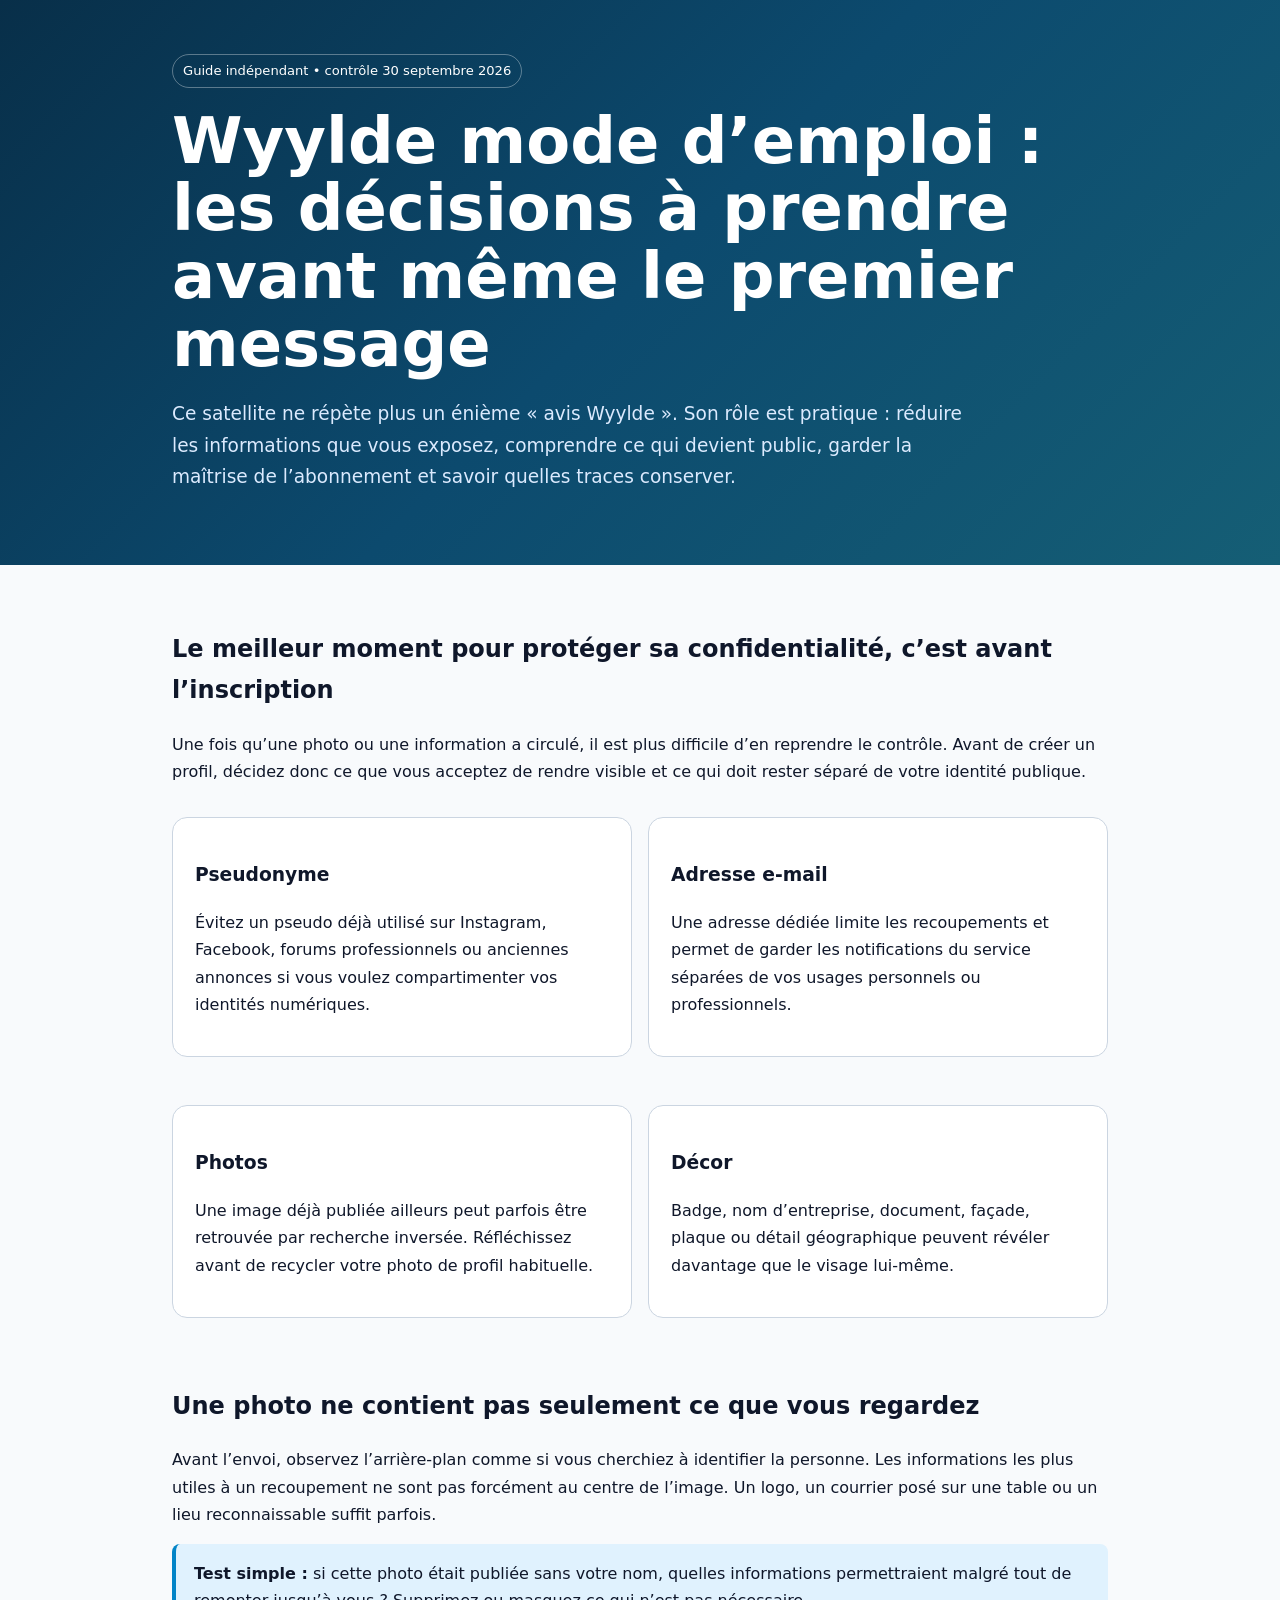
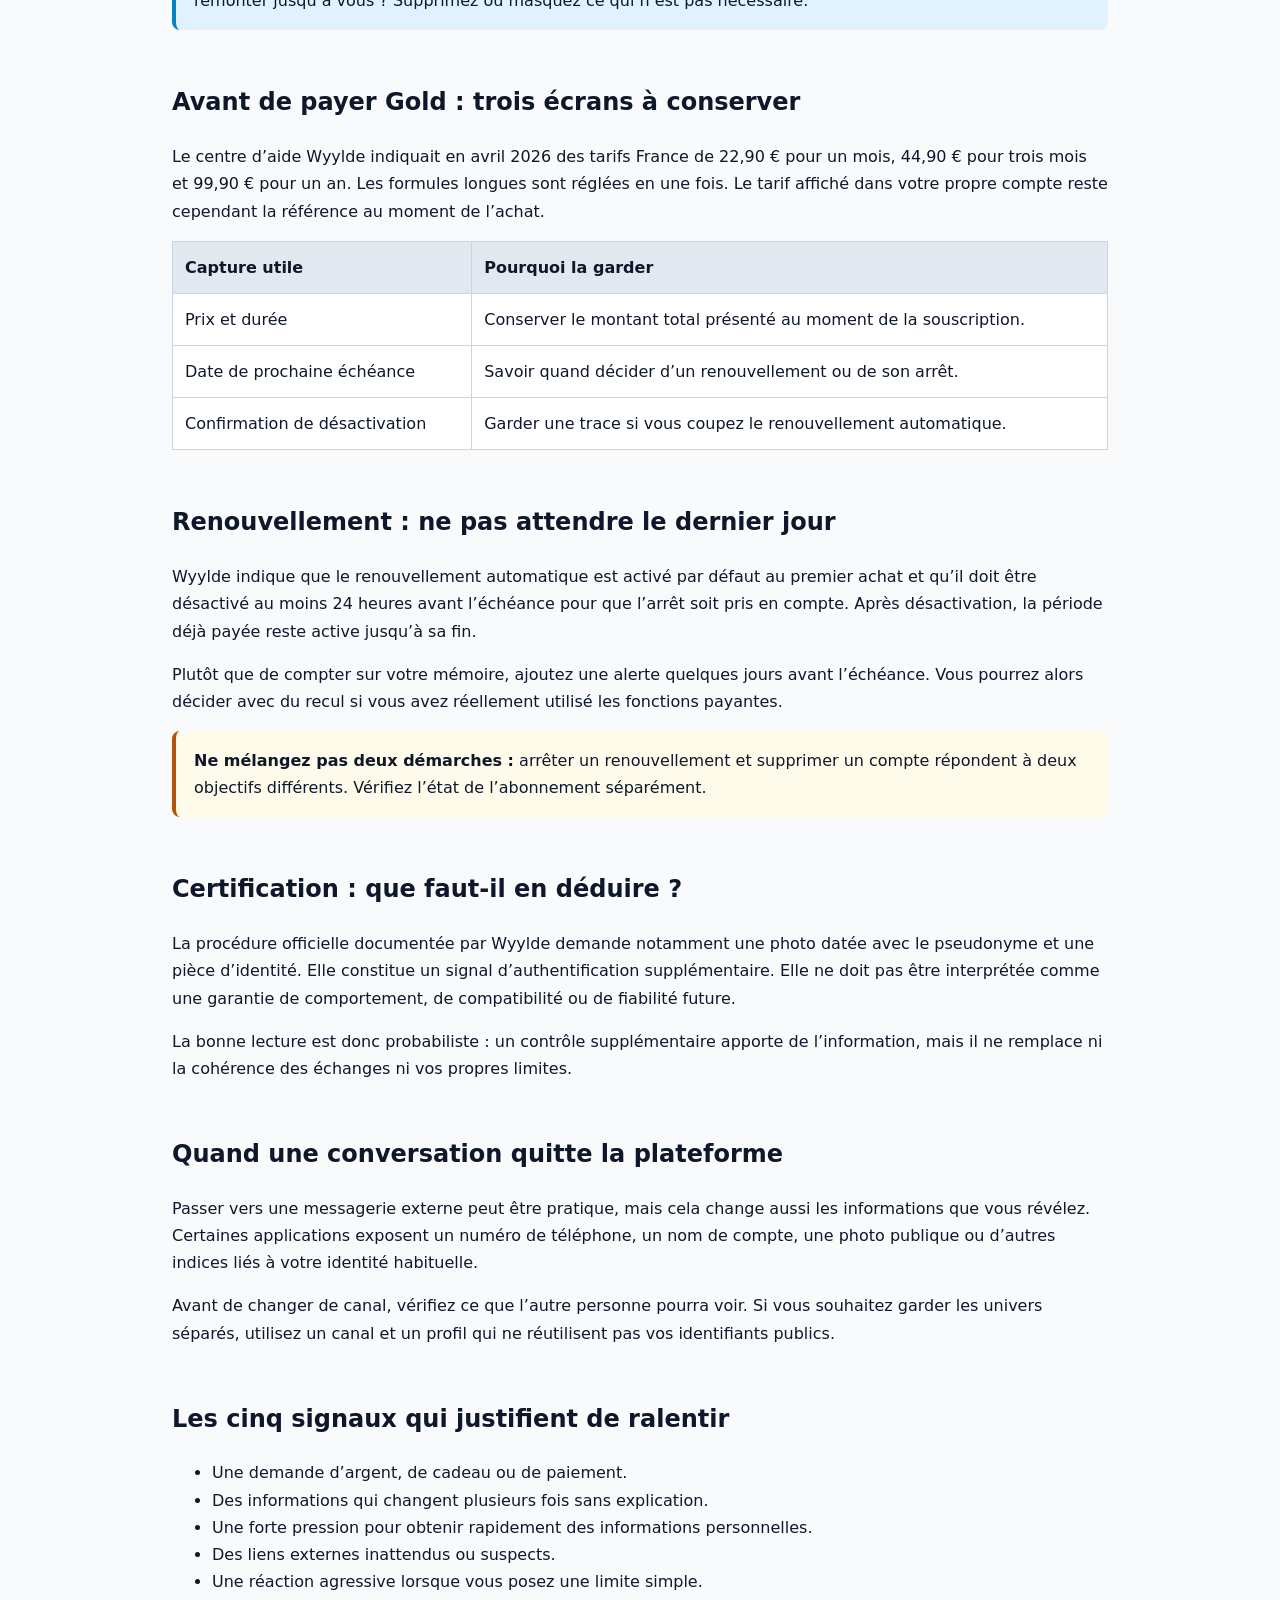
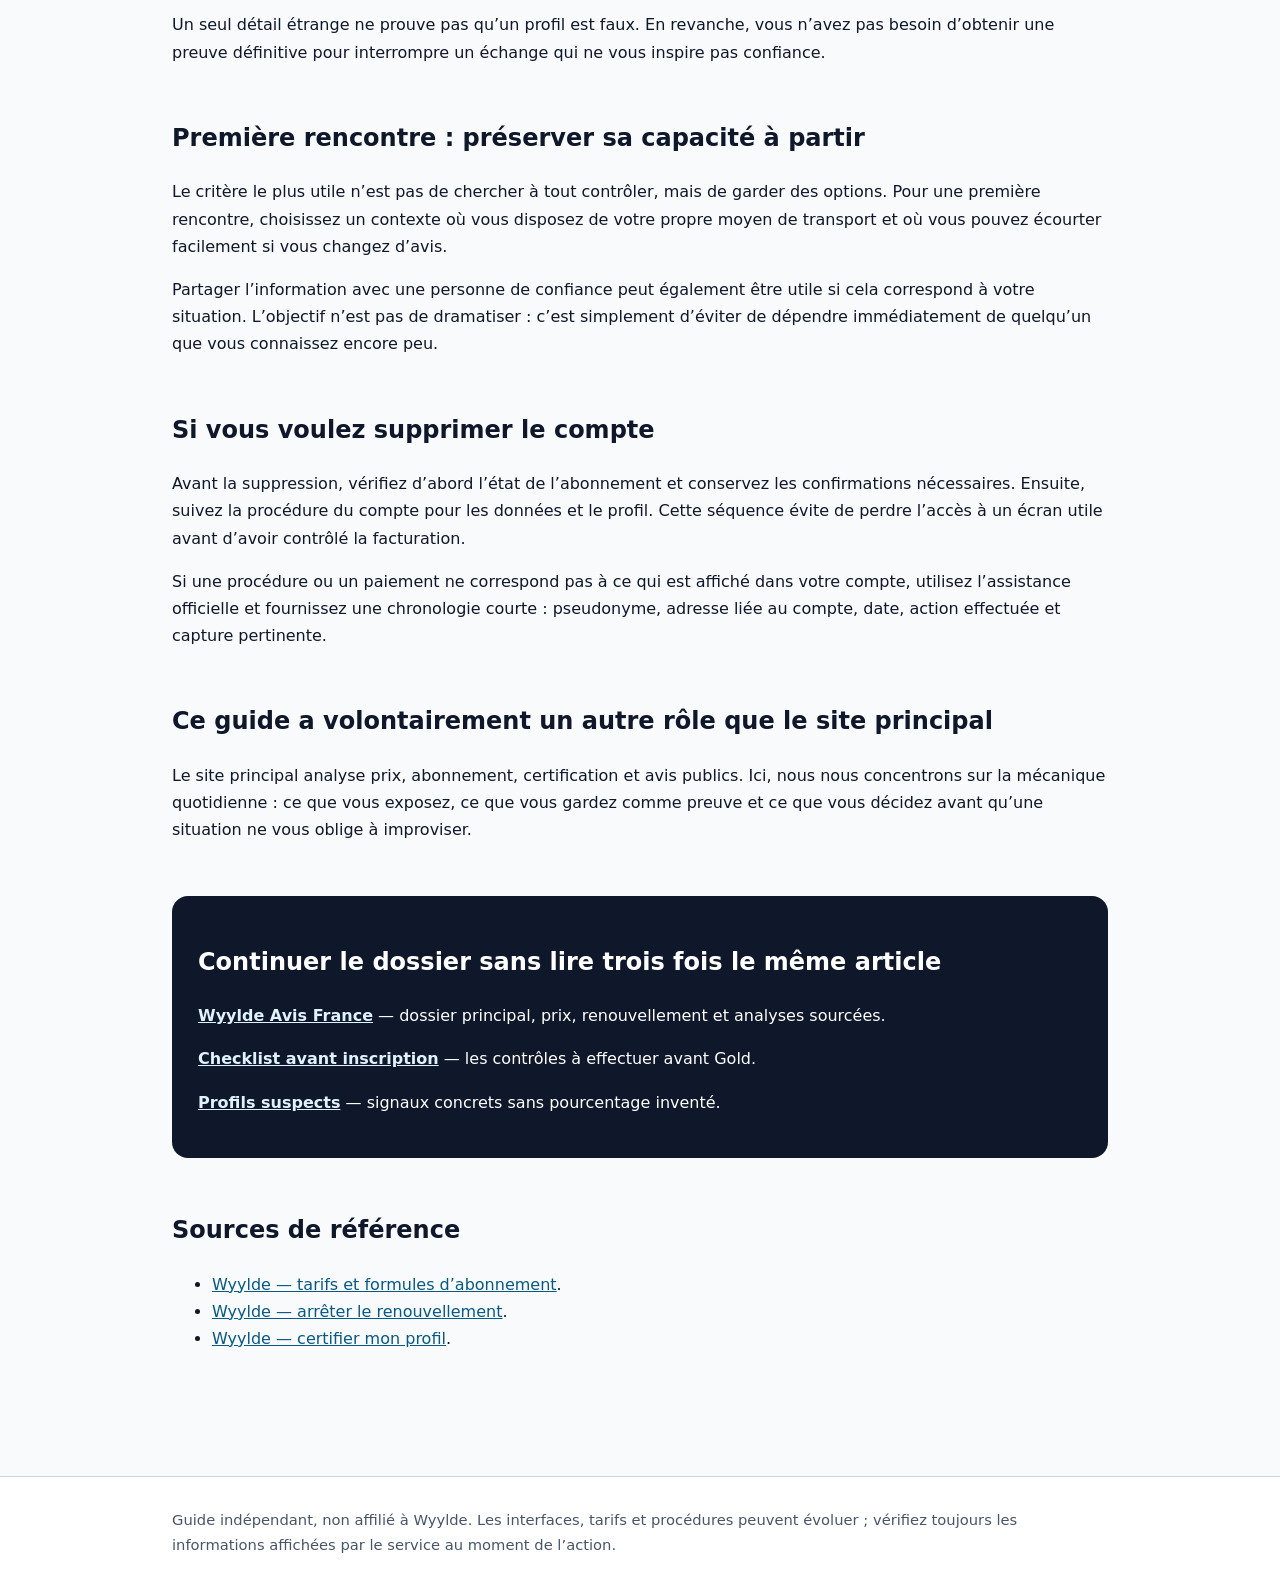
<file: index.html>
<!doctype html>
<html lang="fr">
<head>
  <meta charset="utf-8">
  <meta name="viewport" content="width=device-width,initial-scale=1">
  <title>Wyylde mode d’emploi 2026 : protéger sa vie privée avant même le premier message</title>
  <meta name="description" content="Guide pratique et indépendant : pseudonyme, photos, confidentialité, abonnement, renouvellement et suppression d’un compte Wyylde.">
  <meta name="robots" content="index,follow,max-image-preview:large,max-snippet:-1,max-video-preview:-1">
  <link rel="canonical" href="https://dr-starck66.github.io/wayb/">
  <meta property="og:locale" content="fr_FR">
  <meta property="og:type" content="article">
  <meta property="og:title" content="Wyylde mode d’emploi 2026 : le guide pratique de confidentialité">
  <meta property="og:description" content="Les décisions à prendre avant de créer le profil : pseudonyme, photos, réglages, abonnement et traces à conserver.">
  <meta property="og:url" content="https://dr-starck66.github.io/wayb/">
  <style>
    *{box-sizing:border-box}body{margin:0;font-family:Inter,system-ui,-apple-system,Segoe UI,Roboto,Arial,sans-serif;background:#f8fafc;color:#0f172a;line-height:1.7}
    a{color:#075985}.wrap{max-width:980px;margin:auto;padding:0 22px}.hero{background:linear-gradient(135deg,#082f49,#0c4a6e,#155e75);color:white;padding:54px 0}.hero h1{font-size:clamp(2.15rem,5vw,4rem);line-height:1.06;margin:.3em 0}.hero p{font-size:1.16rem;color:#dbeafe;max-width:800px}.badge{display:inline-block;border:1px solid #ffffff55;padding:5px 10px;border-radius:999px;font-size:.82rem}
    main{padding:44px 0 72px}section{margin-bottom:52px}.card{background:white;border:1px solid #cbd5e1;border-radius:15px;padding:22px;margin:16px 0}.grid{display:grid;grid-template-columns:repeat(2,1fr);gap:16px}.note{border-left:4px solid #0284c7;background:#e0f2fe;padding:16px 18px;border-radius:8px}.warn{border-left:4px solid #b45309;background:#fffbeb;padding:16px 18px;border-radius:8px}.links{background:#0f172a;color:white;padding:26px;border-radius:16px}.links a{color:#e0f2fe;font-weight:700}table{width:100%;border-collapse:collapse;background:white}th,td{border:1px solid #cbd5e1;padding:12px;text-align:left;vertical-align:top}th{background:#e2e8f0}footer{border-top:1px solid #cbd5e1;background:white;padding:30px 0;color:#475569;font-size:.92rem}@media(max-width:700px){.grid{grid-template-columns:1fr}}
  </style>
  <script type="application/ld+json">{"@context":"https://schema.org","@type":"Article","headline":"Wyylde mode d’emploi 2026 : protéger sa vie privée avant même le premier message","mainEntityOfPage":"https://dr-starck66.github.io/wayb/","inLanguage":"fr-FR","isAccessibleForFree":true,"publisher":{"@type":"Organization","name":"Wyylde Mode d’emploi"}}</script>
</head>
<body>
<header class="hero"><div class="wrap">
  <span class="badge">Guide indépendant • contrôle 30 septembre 2026</span>
  <h1>Wyylde mode d’emploi : les décisions à prendre avant même le premier message</h1>
  <p>Ce satellite ne répète plus un énième « avis Wyylde ». Son rôle est pratique : réduire les informations que vous exposez, comprendre ce qui devient public, garder la maîtrise de l’abonnement et savoir quelles traces conserver.</p>
</div></header>
<main><div class="wrap">

<section>
  <h2>Le meilleur moment pour protéger sa confidentialité, c’est avant l’inscription</h2>
  <p>Une fois qu’une photo ou une information a circulé, il est plus difficile d’en reprendre le contrôle. Avant de créer un profil, décidez donc ce que vous acceptez de rendre visible et ce qui doit rester séparé de votre identité publique.</p>
  <div class="grid">
    <div class="card"><h3>Pseudonyme</h3><p>Évitez un pseudo déjà utilisé sur Instagram, Facebook, forums professionnels ou anciennes annonces si vous voulez compartimenter vos identités numériques.</p></div>
    <div class="card"><h3>Adresse e-mail</h3><p>Une adresse dédiée limite les recoupements et permet de garder les notifications du service séparées de vos usages personnels ou professionnels.</p></div>
    <div class="card"><h3>Photos</h3><p>Une image déjà publiée ailleurs peut parfois être retrouvée par recherche inversée. Réfléchissez avant de recycler votre photo de profil habituelle.</p></div>
    <div class="card"><h3>Décor</h3><p>Badge, nom d’entreprise, document, façade, plaque ou détail géographique peuvent révéler davantage que le visage lui-même.</p></div>
  </div>
</section>

<section>
  <h2>Une photo ne contient pas seulement ce que vous regardez</h2>
  <p>Avant l’envoi, observez l’arrière-plan comme si vous cherchiez à identifier la personne. Les informations les plus utiles à un recoupement ne sont pas forcément au centre de l’image. Un logo, un courrier posé sur une table ou un lieu reconnaissable suffit parfois.</p>
  <div class="note"><strong>Test simple :</strong> si cette photo était publiée sans votre nom, quelles informations permettraient malgré tout de remonter jusqu’à vous ? Supprimez ou masquez ce qui n’est pas nécessaire.</div>
</section>

<section>
  <h2>Avant de payer Gold : trois écrans à conserver</h2>
  <p>Le centre d’aide Wyylde indiquait en avril 2026 des tarifs France de 22,90 € pour un mois, 44,90 € pour trois mois et 99,90 € pour un an. Les formules longues sont réglées en une fois. Le tarif affiché dans votre propre compte reste cependant la référence au moment de l’achat.</p>
  <table>
    <thead><tr><th>Capture utile</th><th>Pourquoi la garder</th></tr></thead>
    <tbody>
      <tr><td>Prix et durée</td><td>Conserver le montant total présenté au moment de la souscription.</td></tr>
      <tr><td>Date de prochaine échéance</td><td>Savoir quand décider d’un renouvellement ou de son arrêt.</td></tr>
      <tr><td>Confirmation de désactivation</td><td>Garder une trace si vous coupez le renouvellement automatique.</td></tr>
    </tbody>
  </table>
</section>

<section>
  <h2>Renouvellement : ne pas attendre le dernier jour</h2>
  <p>Wyylde indique que le renouvellement automatique est activé par défaut au premier achat et qu’il doit être désactivé au moins 24 heures avant l’échéance pour que l’arrêt soit pris en compte. Après désactivation, la période déjà payée reste active jusqu’à sa fin.</p>
  <p>Plutôt que de compter sur votre mémoire, ajoutez une alerte quelques jours avant l’échéance. Vous pourrez alors décider avec du recul si vous avez réellement utilisé les fonctions payantes.</p>
  <div class="warn"><strong>Ne mélangez pas deux démarches :</strong> arrêter un renouvellement et supprimer un compte répondent à deux objectifs différents. Vérifiez l’état de l’abonnement séparément.</div>
</section>

<section>
  <h2>Certification : que faut-il en déduire ?</h2>
  <p>La procédure officielle documentée par Wyylde demande notamment une photo datée avec le pseudonyme et une pièce d’identité. Elle constitue un signal d’authentification supplémentaire. Elle ne doit pas être interprétée comme une garantie de comportement, de compatibilité ou de fiabilité future.</p>
  <p>La bonne lecture est donc probabiliste : un contrôle supplémentaire apporte de l’information, mais il ne remplace ni la cohérence des échanges ni vos propres limites.</p>
</section>

<section>
  <h2>Quand une conversation quitte la plateforme</h2>
  <p>Passer vers une messagerie externe peut être pratique, mais cela change aussi les informations que vous révélez. Certaines applications exposent un numéro de téléphone, un nom de compte, une photo publique ou d’autres indices liés à votre identité habituelle.</p>
  <p>Avant de changer de canal, vérifiez ce que l’autre personne pourra voir. Si vous souhaitez garder les univers séparés, utilisez un canal et un profil qui ne réutilisent pas vos identifiants publics.</p>
</section>

<section>
  <h2>Les cinq signaux qui justifient de ralentir</h2>
  <ul>
    <li>Une demande d’argent, de cadeau ou de paiement.</li>
    <li>Des informations qui changent plusieurs fois sans explication.</li>
    <li>Une forte pression pour obtenir rapidement des informations personnelles.</li>
    <li>Des liens externes inattendus ou suspects.</li>
    <li>Une réaction agressive lorsque vous posez une limite simple.</li>
  </ul>
  <p>Un seul détail étrange ne prouve pas qu’un profil est faux. En revanche, vous n’avez pas besoin d’obtenir une preuve définitive pour interrompre un échange qui ne vous inspire pas confiance.</p>
</section>

<section>
  <h2>Première rencontre : préserver sa capacité à partir</h2>
  <p>Le critère le plus utile n’est pas de chercher à tout contrôler, mais de garder des options. Pour une première rencontre, choisissez un contexte où vous disposez de votre propre moyen de transport et où vous pouvez écourter facilement si vous changez d’avis.</p>
  <p>Partager l’information avec une personne de confiance peut également être utile si cela correspond à votre situation. L’objectif n’est pas de dramatiser : c’est simplement d’éviter de dépendre immédiatement de quelqu’un que vous connaissez encore peu.</p>
</section>

<section>
  <h2>Si vous voulez supprimer le compte</h2>
  <p>Avant la suppression, vérifiez d’abord l’état de l’abonnement et conservez les confirmations nécessaires. Ensuite, suivez la procédure du compte pour les données et le profil. Cette séquence évite de perdre l’accès à un écran utile avant d’avoir contrôlé la facturation.</p>
  <p>Si une procédure ou un paiement ne correspond pas à ce qui est affiché dans votre compte, utilisez l’assistance officielle et fournissez une chronologie courte : pseudonyme, adresse liée au compte, date, action effectuée et capture pertinente.</p>
</section>

<section>
  <h2>Ce guide a volontairement un autre rôle que le site principal</h2>
  <p>Le site principal analyse prix, abonnement, certification et avis publics. Ici, nous nous concentrons sur la mécanique quotidienne : ce que vous exposez, ce que vous gardez comme preuve et ce que vous décidez avant qu’une situation ne vous oblige à improviser.</p>
</section>

<section class="links">
  <h2>Continuer le dossier sans lire trois fois le même article</h2>
  <p><a href="https://wyyldeavisfrance.wordpress.com/">Wyylde Avis France</a> — dossier principal, prix, renouvellement et analyses sourcées.</p>
  <p><a href="https://wyyldeavisfrance.wordpress.com/2026/09/26/wyylde-avis-verifications/">Checklist avant inscription</a> — les contrôles à effectuer avant Gold.</p>
  <p><a href="https://wyyldeavisfrance.wordpress.com/2026/09/26/faux-profils-wyylde-signaux/">Profils suspects</a> — signaux concrets sans pourcentage inventé.</p>
</section>

<section>
  <h2>Sources de référence</h2>
  <ul>
    <li><a href="https://ask.wyylde.com/hc/fr-fr/articles/33917905975442-Les-tarifs-et-les-formules-d-abonnements" rel="nofollow">Wyylde — tarifs et formules d’abonnement</a>.</li>
    <li><a href="https://ask.wyylde.com/fr/support/solutions/articles/65000184033-arr%C3%AAter-le-renouvellement-de-son-abonnement" rel="nofollow">Wyylde — arrêter le renouvellement</a>.</li>
    <li><a href="https://ask.wyylde.com/hc/fr-fr/articles/33918066784786-Certifier-mon-profil" rel="nofollow">Wyylde — certifier mon profil</a>.</li>
  </ul>
</section>

</div></main>
<footer><div class="wrap">Guide indépendant, non affilié à Wyylde. Les interfaces, tarifs et procédures peuvent évoluer ; vérifiez toujours les informations affichées par le service au moment de l’action.</div></footer>
</body></html>
</file>
